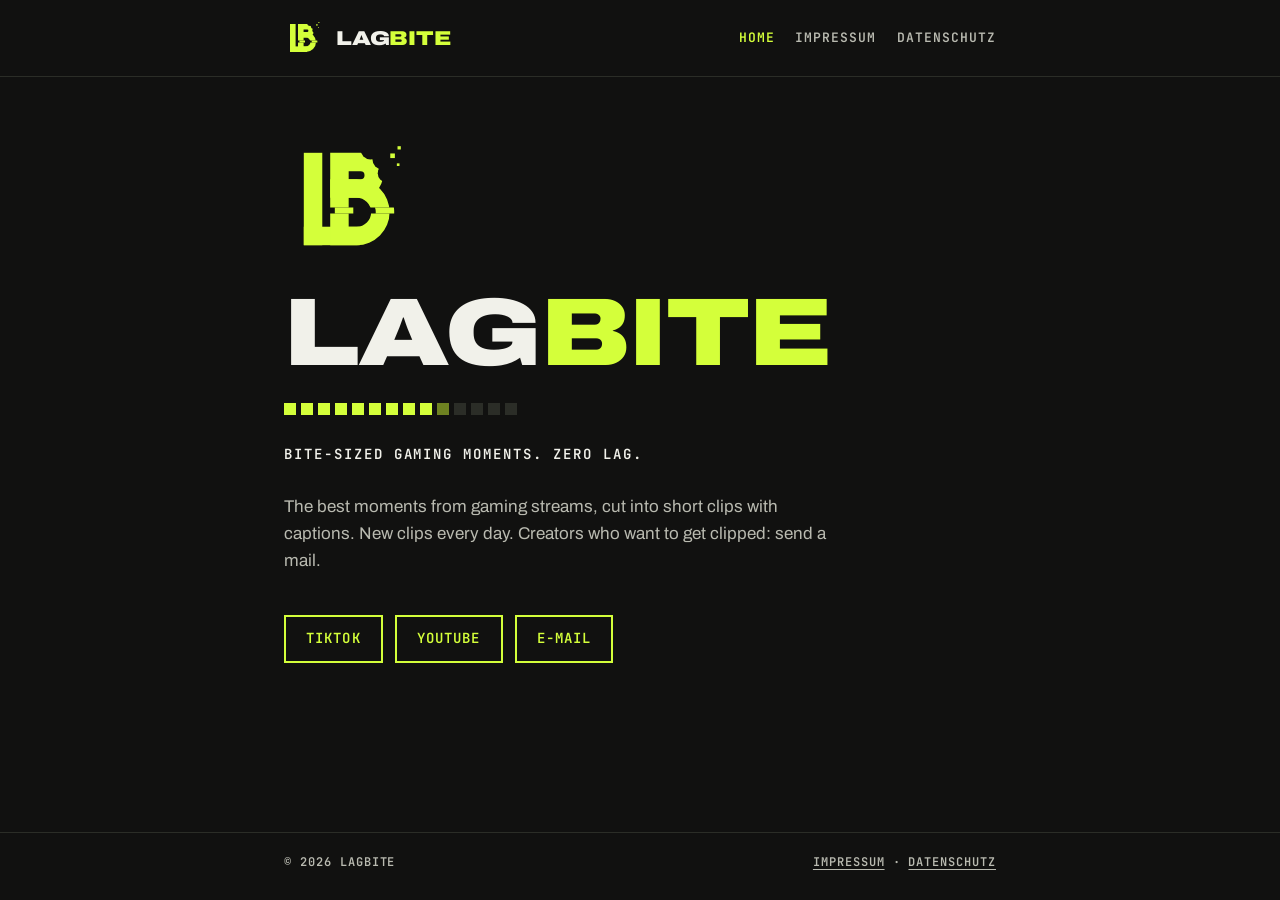
<file: index.html>
<!doctype html>
<html lang="en">
<head>
<meta charset="utf-8">
<meta name="viewport" content="width=device-width, initial-scale=1">
<title>LagBite</title>
<meta name="description" content="Bite-sized gaming moments. Zero lag. Daily gaming clips on TikTok and YouTube Shorts.">
<link rel="icon" href="favicon.svg" type="image/svg+xml">
<link rel="stylesheet" href="style.css">
</head>
<body>
<header class="site"><div class="wrap">
<a class="brand" href="index.html"><img src="logo.svg" alt=""><span>LAG<b>BITE</b></span></a>
<nav class="site" aria-label="Main"><a href="index.html" aria-current="page">Home</a><a href="impressum.html">Impressum</a><a href="datenschutz.html">Datenschutz</a></nav>
</div></header>
<main><div class="wrap">
<section class="hero">
<img src="logo.svg" alt="LagBite logo">
<h1>LAG<b>BITE</b></h1>
<div class="pixels" aria-hidden="true"><i class="on"></i><i class="on"></i><i class="on"></i><i class="on"></i><i class="on"></i><i class="on"></i><i class="on"></i><i class="on"></i><i class="on"></i><i class="half"></i><i></i><i></i><i></i><i></i></div>
<p class="tagline">Bite-sized gaming moments. Zero lag.</p>
<p class="lead">The best moments from gaming streams, cut into short clips with captions. New clips every day. Creators who want to get clipped: send a mail.</p>
<ul class="links">
<li><a href="https://www.tiktok.com/@lagbite">TikTok</a></li>
<li><a href="https://www.youtube.com/@Lagbite">YouTube</a></li>
<li><a href="mailto:lagbite.clips@gmail.com">E-Mail</a></li>
</ul>
</section>
</div></main>
<footer class="site"><div class="wrap">
<span>© 2026 LagBite</span>
<span><a href="impressum.html">Impressum</a> · <a href="datenschutz.html">Datenschutz</a></span>
</div></footer>
</body>
</html>
</file>
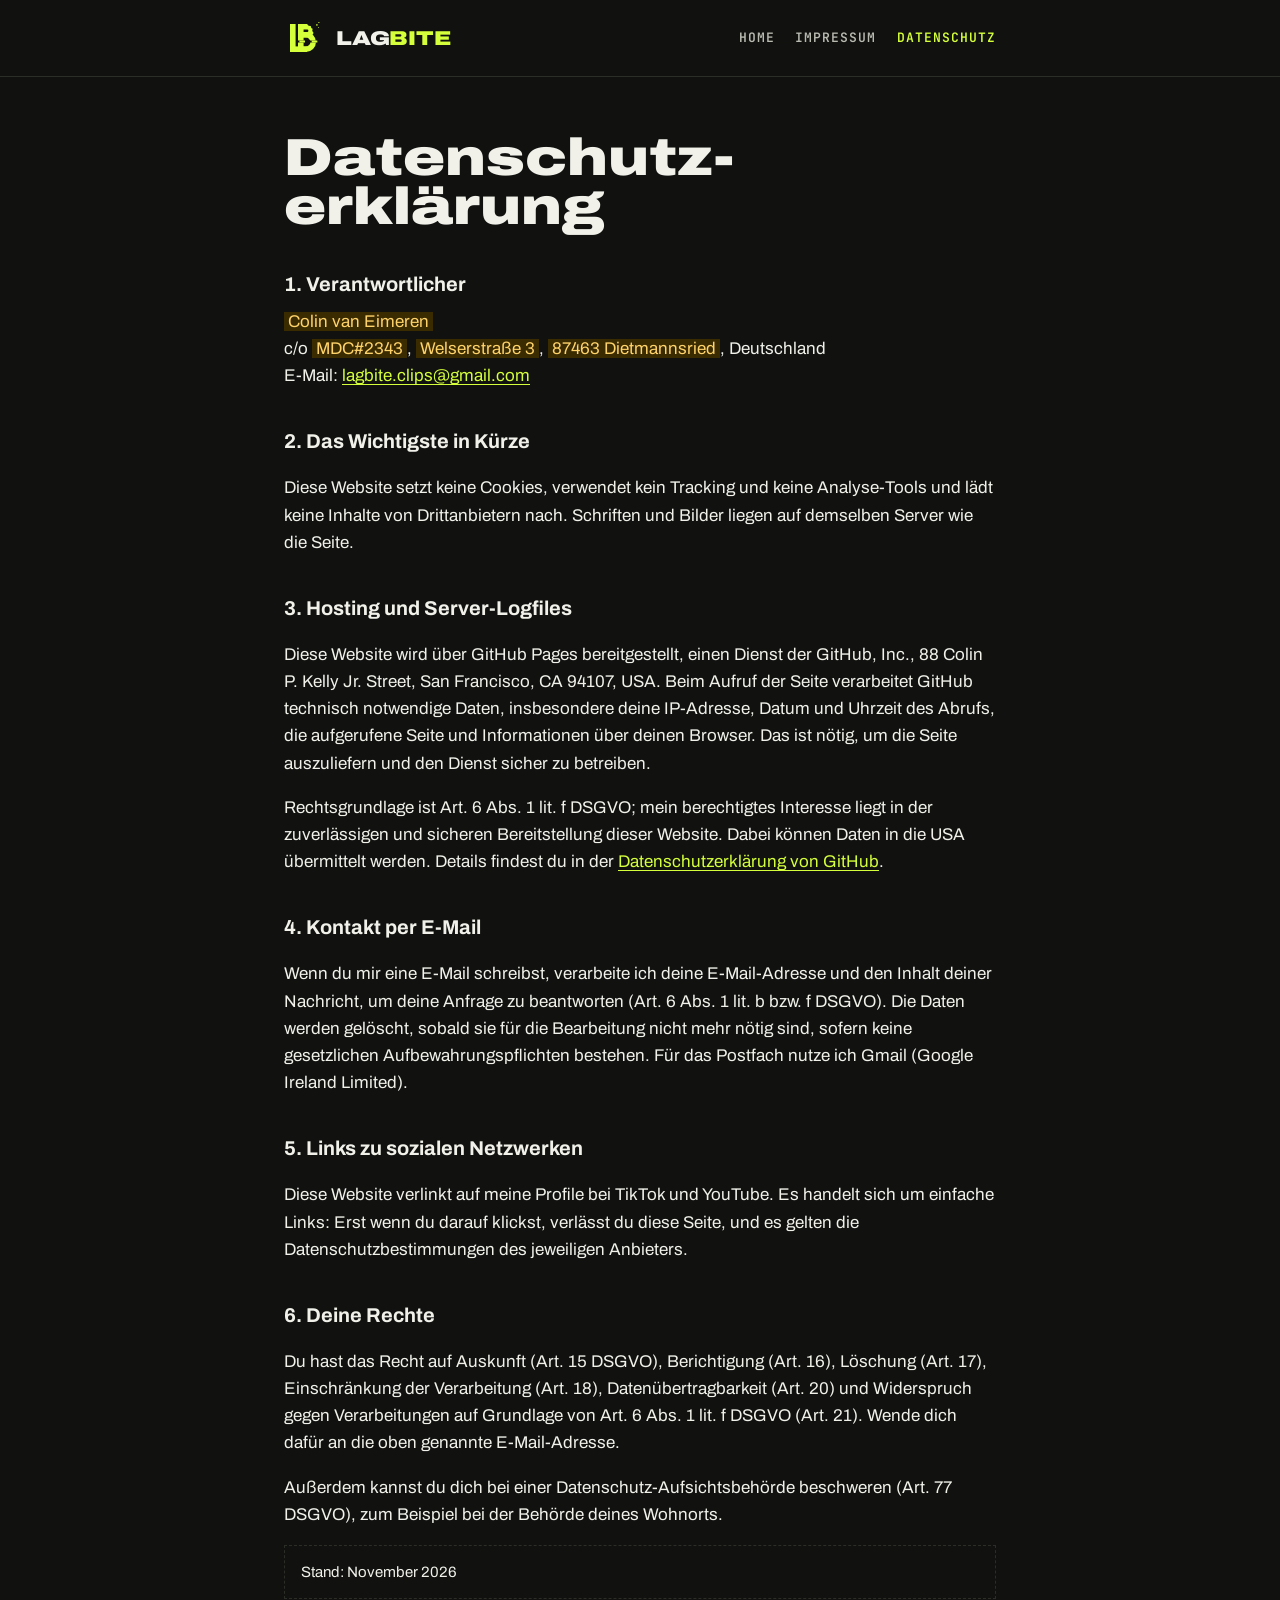
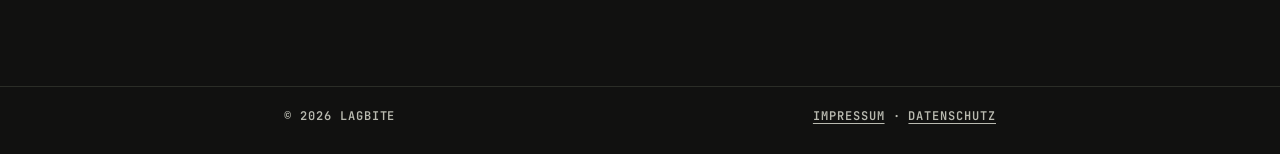
<file: datenschutz.html>
<!doctype html>
<html lang="de">
<head>
<meta charset="utf-8">
<meta name="viewport" content="width=device-width, initial-scale=1">
<title>Datenschutz – LagBite</title>
<meta name="description" content="Datenschutzerklärung von LagBite">
<link rel="icon" href="favicon.svg" type="image/svg+xml">
<link rel="stylesheet" href="style.css">
</head>
<body>
<header class="site"><div class="wrap">
<a class="brand" href="index.html"><img src="logo.svg" alt=""><span>LAG<b>BITE</b></span></a>
<nav class="site" aria-label="Main"><a href="index.html">Home</a><a href="impressum.html">Impressum</a><a href="datenschutz.html" aria-current="page">Datenschutz</a></nav>
</div></header>
<main><div class="wrap legal">
<h1>Datenschutz&shy;erklärung</h1>

<h2>1. Verantwortlicher</h2>
<address>
<span class="fill">Colin van Eimeren</span><br>
c/o <span class="fill">MDC#2343</span>, <span class="fill">Welserstraße 3</span>, <span class="fill">87463 Dietmannsried</span>, Deutschland<br>
E-Mail: <a href="mailto:lagbite.clips@gmail.com">lagbite.clips@gmail.com</a>
</address>

<h2>2. Das Wichtigste in Kürze</h2>
<p>Diese Website setzt keine Cookies, verwendet kein Tracking und keine Analyse-Tools und lädt keine Inhalte von Drittanbietern nach. Schriften und Bilder liegen auf demselben Server wie die Seite.</p>

<h2>3. Hosting und Server-Logfiles</h2>
<p>Diese Website wird über GitHub Pages bereitgestellt, einen Dienst der GitHub, Inc., 88 Colin P. Kelly Jr. Street, San Francisco, CA 94107, USA. Beim Aufruf der Seite verarbeitet GitHub technisch notwendige Daten, insbesondere deine IP-Adresse, Datum und Uhrzeit des Abrufs, die aufgerufene Seite und Informationen über deinen Browser. Das ist nötig, um die Seite auszuliefern und den Dienst sicher zu betreiben.</p>
<p>Rechtsgrundlage ist Art. 6 Abs. 1 lit. f DSGVO; mein berechtigtes Interesse liegt in der zuverlässigen und sicheren Bereitstellung dieser Website. Dabei können Daten in die USA übermittelt werden. Details findest du in der <a href="https://docs.github.com/en/site-policy/privacy-policies/github-general-privacy-statement">Datenschutzerklärung von GitHub</a>.</p>

<h2>4. Kontakt per E-Mail</h2>
<p>Wenn du mir eine E-Mail schreibst, verarbeite ich deine E-Mail-Adresse und den Inhalt deiner Nachricht, um deine Anfrage zu beantworten (Art. 6 Abs. 1 lit. b bzw. f DSGVO). Die Daten werden gelöscht, sobald sie für die Bearbeitung nicht mehr nötig sind, sofern keine gesetzlichen Aufbewahrungspflichten bestehen. Für das Postfach nutze ich Gmail (Google Ireland Limited).</p>

<h2>5. Links zu sozialen Netzwerken</h2>
<p>Diese Website verlinkt auf meine Profile bei TikTok und YouTube. Es handelt sich um einfache Links: Erst wenn du darauf klickst, verlässt du diese Seite, und es gelten die Datenschutzbestimmungen des jeweiligen Anbieters.</p>

<h2>6. Deine Rechte</h2>
<p>Du hast das Recht auf Auskunft (Art. 15 DSGVO), Berichtigung (Art. 16), Löschung (Art. 17), Einschränkung der Verarbeitung (Art. 18), Datenübertragbarkeit (Art. 20) und Widerspruch gegen Verarbeitungen auf Grundlage von Art. 6 Abs. 1 lit. f DSGVO (Art. 21). Wende dich dafür an die oben genannte E-Mail-Adresse.</p>
<p>Außerdem kannst du dich bei einer Datenschutz-Aufsichtsbehörde beschweren (Art. 77 DSGVO), zum Beispiel bei der Behörde deines Wohnorts.</p>

<p class="note">Stand: November 2026</p>
</div></main>
<footer class="site"><div class="wrap">
<span>© 2026 LagBite</span>
<span><a href="impressum.html">Impressum</a> · <a href="datenschutz.html">Datenschutz</a></span>
</div></footer>
</body>
</html>
</file>
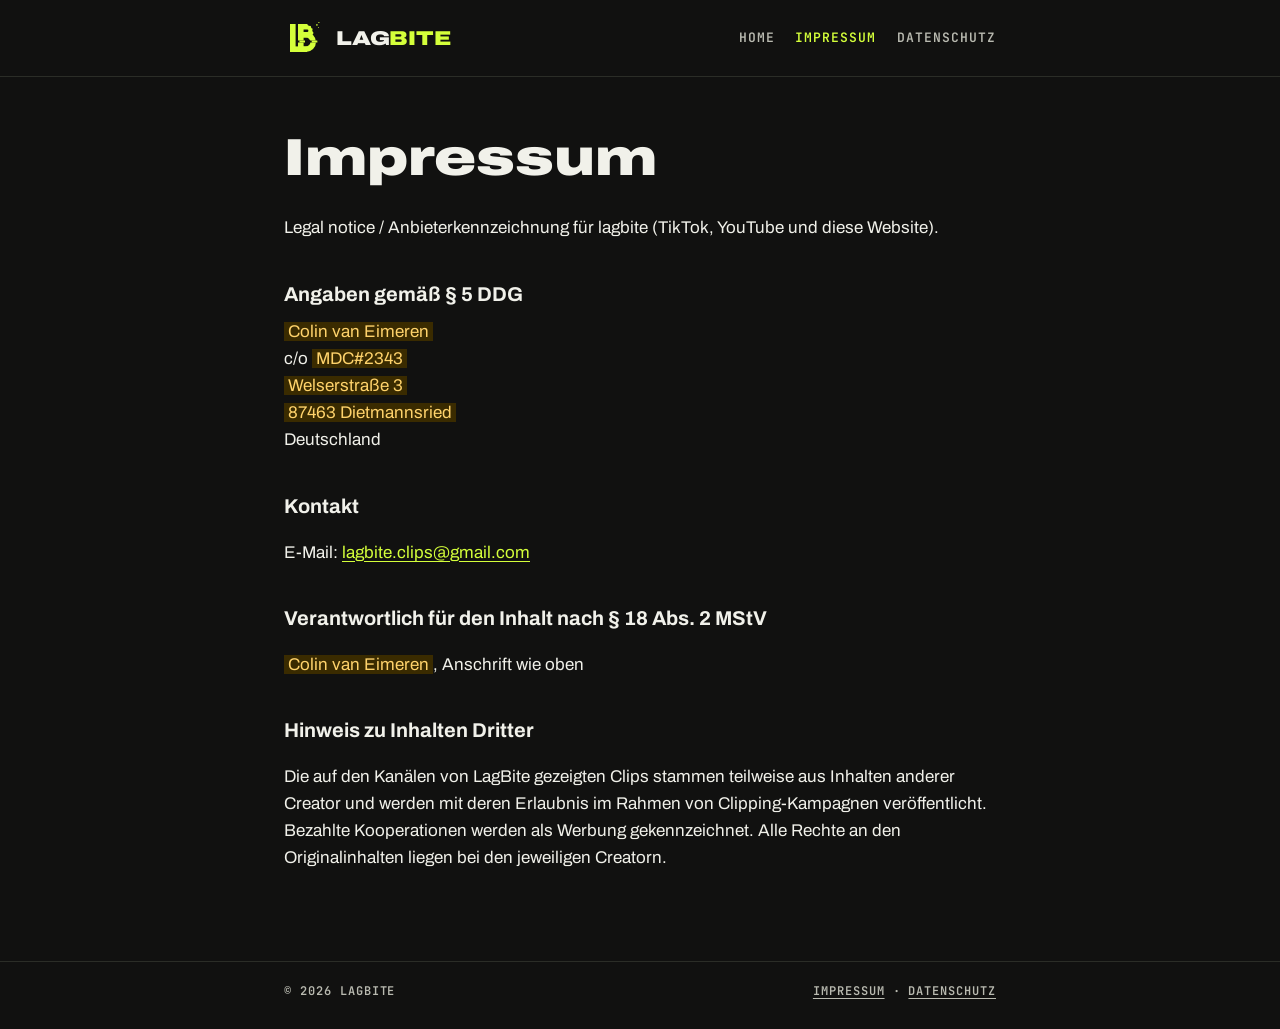
<file: impressum.html>
<!doctype html>
<html lang="de">
<head>
<meta charset="utf-8">
<meta name="viewport" content="width=device-width, initial-scale=1">
<title>Impressum – LagBite</title>
<meta name="description" content="Impressum / Legal notice of LagBite">
<link rel="icon" href="favicon.svg" type="image/svg+xml">
<link rel="stylesheet" href="style.css">
</head>
<body>
<header class="site"><div class="wrap">
<a class="brand" href="index.html"><img src="logo.svg" alt=""><span>LAG<b>BITE</b></span></a>
<nav class="site" aria-label="Main"><a href="index.html">Home</a><a href="impressum.html" aria-current="page">Impressum</a><a href="datenschutz.html">Datenschutz</a></nav>
</div></header>
<main><div class="wrap legal">
<h1>Impressum</h1>
<p>Legal notice / Anbieterkennzeichnung für lagbite (TikTok, YouTube und diese Website).</p>

<h2>Angaben gemäß § 5 DDG</h2>
<address>
<span class="fill">Colin van Eimeren</span><br>
c/o <span class="fill">MDC#2343</span><br>
<span class="fill">Welserstraße 3</span><br>
<span class="fill">87463 Dietmannsried</span><br>
Deutschland
</address>

<h2>Kontakt</h2>
<p>E-Mail: <a href="mailto:lagbite.clips@gmail.com">lagbite.clips@gmail.com</a></p>

<h2>Verantwortlich für den Inhalt nach § 18 Abs. 2 MStV</h2>
<p><span class="fill">Colin van Eimeren</span>, Anschrift wie oben</p>

<h2>Hinweis zu Inhalten Dritter</h2>
<p>Die auf den Kanälen von LagBite gezeigten Clips stammen teilweise aus Inhalten anderer Creator und werden mit deren Erlaubnis im Rahmen von Clipping-Kampagnen veröffentlicht. Bezahlte Kooperationen werden als Werbung gekennzeichnet. Alle Rechte an den Originalinhalten liegen bei den jeweiligen Creatorn.</p>
</div></main>
<footer class="site"><div class="wrap">
<span>© 2026 LagBite</span>
<span><a href="impressum.html">Impressum</a> · <a href="datenschutz.html">Datenschutz</a></span>
</div></footer>
</body>
</html>
</file>
<file: style.css>
@font-face { font-family: "Archivo X"; src: url("fonts/archivo-expanded-black.woff2") format("woff2"); font-weight: 900; font-display: swap; }
@font-face { font-family: "Archivo"; src: url("fonts/archivo-regular.woff2") format("woff2"); font-weight: 400; font-display: swap; }
@font-face { font-family: "Archivo"; src: url("fonts/archivo-bold.woff2") format("woff2"); font-weight: 700; font-display: swap; }
@font-face { font-family: "JetBrains Mono"; src: url("fonts/jetbrainsmono-semibold.woff2") format("woff2"); font-weight: 600; font-display: swap; }

:root {
  --ink: #111110;
  --panel: #1a1b18;
  --line: #2b2d27;
  --paper: #f1f1ea;
  --muted: #b9bab0;
  --lime: #d4ff3a;
}

* { box-sizing: border-box; }
html { background: var(--ink); color: var(--paper); }
body {
  margin: 0;
  font-family: "Archivo", system-ui, -apple-system, "Segoe UI", sans-serif;
  font-size: 17px;
  line-height: 1.6;
  min-height: 100vh;
  display: flex;
  flex-direction: column;
}
a { color: var(--lime); text-underline-offset: 3px; }
a:hover { color: var(--paper); }
a:focus-visible { outline: 3px solid var(--lime); outline-offset: 3px; }

.wrap { width: 100%; max-width: 760px; margin: 0 auto; padding: 0 24px; }

header.site {
  border-bottom: 1px solid var(--line);
}
header.site .wrap {
  display: flex; align-items: center; justify-content: space-between; gap: 16px;
  padding-top: 18px; padding-bottom: 18px;
}
.brand { display: flex; align-items: center; gap: 12px; text-decoration: none; color: var(--paper); }
.brand img { width: 40px; height: 40px; }
.brand span { font-family: "Archivo X", "Archivo", sans-serif; font-weight: 900; font-size: 20px; letter-spacing: -0.01em; }
.brand b { color: var(--lime); font-weight: 900; }
nav.site { display: flex; gap: 20px; font-family: "JetBrains Mono", ui-monospace, monospace; font-size: 13px; letter-spacing: 0.08em; text-transform: uppercase; }
nav.site a { color: var(--muted); text-decoration: none; }
nav.site a:hover, nav.site a[aria-current="page"] { color: var(--lime); }

main { flex: 1; padding: 56px 0 72px; }

.hero { display: flex; flex-direction: column; align-items: flex-start; gap: 28px; }
.hero img { width: 132px; height: 132px; }
.hero h1 {
  margin: 0;
  font-family: "Archivo X", "Archivo", sans-serif; font-weight: 900;
  font-size: clamp(48px, 11vw, 96px); line-height: 0.85; letter-spacing: -0.01em;
}
.hero h1 b { color: var(--lime); font-weight: 900; }
.tagline { margin: 0; font-family: "JetBrains Mono", ui-monospace, monospace; font-size: 14px; letter-spacing: 0.14em; text-transform: uppercase; color: var(--paper); }
.lead { margin: 0; max-width: 560px; color: var(--muted); }

.links { list-style: none; padding: 0; margin: 12px 0 0; display: flex; flex-wrap: wrap; gap: 12px; }
.links a {
  display: inline-flex; align-items: center; min-height: 48px; padding: 0 20px;
  border: 2px solid var(--lime); color: var(--lime); text-decoration: none;
  font-family: "JetBrains Mono", ui-monospace, monospace; font-size: 14px; letter-spacing: 0.08em; text-transform: uppercase;
}
.links a:hover { background: var(--lime); color: var(--ink); }

.legal h1 { font-family: "Archivo X", "Archivo", sans-serif; font-weight: 900; font-size: clamp(34px, 7vw, 52px); line-height: 0.95; margin: 0 0 32px; }
.legal h2 { font-size: 20px; margin: 36px 0 8px; }
.legal h3 { font-size: 17px; margin: 24px 0 6px; }
.legal p, .legal li { color: var(--paper); }
.legal address { font-style: normal; }
.legal .fill { background: #3a2b00; color: #ffd36b; padding: 0 4px; }
.note { border: 1px dashed var(--line); padding: 14px 16px; color: var(--muted); font-size: 15px; }

footer.site { border-top: 1px solid var(--line); }
footer.site .wrap {
  display: flex; flex-wrap: wrap; justify-content: space-between; gap: 12px;
  padding-top: 20px; padding-bottom: 28px;
  font-family: "JetBrains Mono", ui-monospace, monospace; font-size: 12px; letter-spacing: 0.08em; text-transform: uppercase; color: var(--muted);
}
footer.site a { color: var(--muted); }
footer.site a:hover { color: var(--lime); }

.pixels { display: flex; gap: 5px; }
.pixels i { width: 12px; height: 12px; background: var(--line); display: block; }
.pixels i.on { background: var(--lime); }
.pixels i.half { background: #6e8221; }

@media (max-width: 560px) {
  header.site .wrap { flex-wrap: wrap; row-gap: 10px; }
  nav.site { gap: 16px; font-size: 12px; width: 100%; }
  .brand span { font-size: 20px; }
}
</file>
